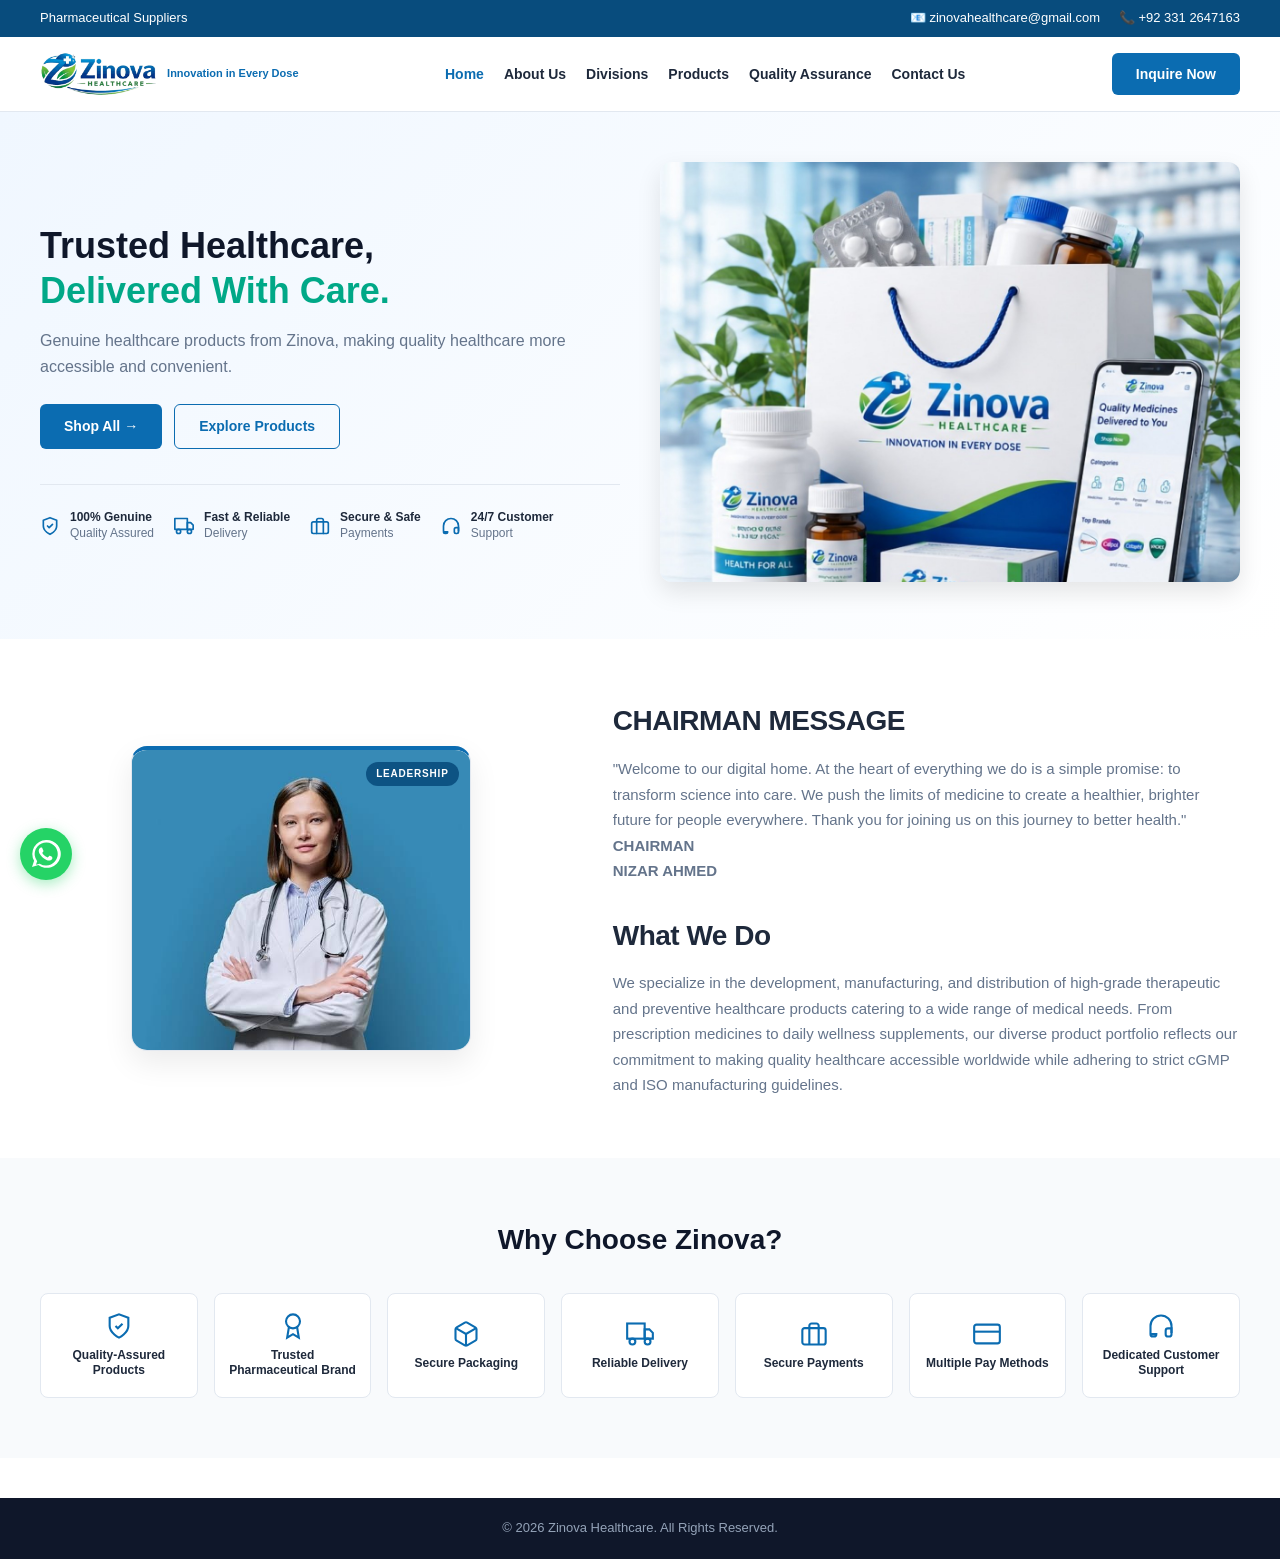
<file: index.html>
<!DOCTYPE html>
<html lang="en">
<head>
  <meta charset="UTF-8">
  <meta name="viewport" content="width=device-width, initial-scale=1.0">
  <title>Zinova Healthcare – Quality & Innovation in Every Dose</title>
  <link rel="icon" type="image/png" href="assets/zinova-mark.png">
  <link rel="stylesheet" href="assets/zinova.css">
</head>
<body>

  <!-- Top Announcement Bar -->
  <div class="zh-topbar">
    <div class="zh-container zh-topbar__flex">
      <span>Pharmaceutical Suppliers</span>
      <div class="zh-topbar__contact">
        <span>📧 zinovahealthcare@gmail.com</span>
        <span>📞 +92 331 2647163</span>
      </div>
    </div>
  </div>

  <!-- Corporate Header -->
  <header class="zh-header">
    <div class="zh-container zh-header__main">
      <a href="index.html" class="zh-logo">
        <img src="assets/zinova-logo.png" alt="Zinova Healthcare Logo" onerror="this.style.display='none'">
        <span class="zh-logo__tagline">Innovation in Every Dose</span>
      </a>

      <!-- Mobile Hamburger Button -->
      <button class="zh-nav-toggle" id="zhNavToggle" aria-label="Toggle Mobile Navigation">
        <span class="zh-hamburger-bar"></span>
        <span class="zh-hamburger-bar"></span>
        <span class="zh-hamburger-bar"></span>
      </button>

      <!-- Navigation Menu -->
      <nav class="zh-nav" id="zhNavMenu">
        <ul class="zh-nav__list">
          <li><a href="index.html" class="active">Home</a></li>
          <li><a href="about.html">About Us</a></li>
          <li><a href="divisions.html">Divisions</a></li>
          <li><a href="products.html">Products</a></li>
          <li><a href="quality.html">Quality Assurance</a></li>
          <li><a href="contact.html">Contact Us</a></li>
        </ul>
      </nav>

      <a href="contact.html" class="zh-btn zh-btn--primary zh-header-btn">Inquire Now</a>
    </div>
  </header>

  <main>
    <!-- Hero Banner Section -->
    <section class="zh-hero-corporate">
      <div class="zh-container zh-hero-corporate__grid">
        <div class="zh-hero-corporate__text">
          <h1>Trusted Healthcare,<br><span class="highlight">Delivered With Care.</span></h1>
          <p>Genuine healthcare products from Zinova, making quality healthcare more accessible and convenient.</p>

          <div class="zh-hero-corporate__buttons">
            <a href="products.html" class="zh-btn zh-btn--primary">Shop All &rarr;</a>
            <a href="about.html" class="zh-btn zh-btn--outline">Explore Products</a>
          </div>

          <!-- Feature Row -->
          <div class="zh-hero-features">
            <div class="zh-hero-feature-item">
              <svg width="20" height="20" viewBox="0 0 24 24" fill="none" stroke="#0b6cb1" stroke-width="2" stroke-linecap="round" stroke-linejoin="round"><path d="M12 22s8-4 8-10V5l-8-3-8 3v7c0 6 8 10 8 10z"/><path d="m9 12 2 2 4-4"/></svg>
              <div>
                <strong>100% Genuine</strong>
                <span>Quality Assured</span>
              </div>
            </div>
            <div class="zh-hero-feature-item">
              <svg width="20" height="20" viewBox="0 0 24 24" fill="none" stroke="#0b6cb1" stroke-width="2" stroke-linecap="round" stroke-linejoin="round"><rect x="1" y="3" width="15" height="13"/><polygon points="16 8 20 8 23 11 23 16 16 16 16 8"/><circle cx="5.5" cy="18.5" r="2.5"/><circle cx="18.5" cy="18.5" r="2.5"/></svg>
              <div>
                <strong>Fast & Reliable</strong>
                <span>Delivery</span>
              </div>
            </div>
            <div class="zh-hero-feature-item">
              <svg width="20" height="20" viewBox="0 0 24 24" fill="none" stroke="#0b6cb1" stroke-width="2" stroke-linecap="round" stroke-linejoin="round"><rect x="2" y="7" width="20" height="14" rx="2" ry="2"/><path d="M16 21V5a2 2 0 0 0-2-2h-4a2 2 0 0 0-2 2v16"/></svg>
              <div>
                <strong>Secure & Safe</strong>
                <span>Payments</span>
              </div>
            </div>
            <div class="zh-hero-feature-item">
              <svg width="20" height="20" viewBox="0 0 24 24" fill="none" stroke="#0b6cb1" stroke-width="2" stroke-linecap="round" stroke-linejoin="round"><path d="M3 18v-6a9 9 0 0 1 18 0v6"/><path d="M21 19a2 2 0 0 1-2 2h-1a2 2 0 0 1-2-2v-3a2 2 0 0 1 2-2h3zM3 19a2 2 0 0 0 2 2h1a2 2 0 0 0 2-2H3z"/></svg>
              <div>
                <strong>24/7 Customer</strong>
                <span>Support</span>
              </div>
            </div>
          </div>
        </div>

        <div class="zh-hero-corporate__image">
          <img src="assets/zinova-hero.jpg" alt="Zinova Healthcare Products" onerror="this.src='https://images.unsplash.com/photo-1584308666744-24d5c474f2ae?w=800&auto=format&fit=crop'">
        </div>
      </div>
    </section>

    <!-- Who We Are & What We Do Section -->
    <section class="zh-section zh-about-overview">
      <div class="zh-container">
        <div class="zh-about-overview__grid">

          <!-- Executive Card -->
          <div class="zh-executive-card">
            <div class="zh-executive-card__badge">Leadership</div>
            <div class="zh-executive-card__image">
              <img id="zh-doctor-img" src="assets/zinova-mark.png" alt="Zinova Leadership">
            </div>
          </div>

          <!-- Text Content Column -->
          <div class="zh-about-overview__content">
            <div class="zh-about-block">
              <h2>CHAIRMAN MESSAGE</h2>
              <p>
                "Welcome to our digital home. At the heart of everything we do is a simple promise: to transform science into care. We push the limits of medicine to create a healthier, brighter future for people everywhere. Thank you for joining us on this journey to better health."
              </p>
              <p><strong>CHAIRMAN<br>NIZAR AHMED</strong></p>
            </div>

            <div class="zh-about-block">
              <h2>What We Do</h2>
              <p>
                We specialize in the development, manufacturing, and distribution of high-grade therapeutic and preventive healthcare products catering to a wide range of medical needs. From prescription medicines to daily wellness supplements, our diverse product portfolio reflects our commitment to making quality healthcare accessible worldwide while adhering to strict cGMP and ISO manufacturing guidelines.
              </p>
            </div>
          </div>

        </div>
      </div>
    </section>

    <!-- Why Choose Zinova Section -->
    <section class="zh-section zh-section--gray">
      <div class="zh-container">
        <h2 class="zh-section-title zh-text-center">Why Choose Zinova?</h2>

        <div class="zh-features-bar">
          <div class="zh-feature-box">
            <svg width="28" height="28" viewBox="0 0 24 24" fill="none" stroke="#0b6cb1" stroke-width="1.8"><path d="M12 22s8-4 8-10V5l-8-3-8 3v7c0 6 8 10 8 10z"/><path d="m9 12 2 2 4-4"/></svg>
            <p>Quality-Assured Products</p>
          </div>
          <div class="zh-feature-box">
            <svg width="28" height="28" viewBox="0 0 24 24" fill="none" stroke="#0b6cb1" stroke-width="1.8"><circle cx="12" cy="8" r="6"/><path d="M15.477 12.89 17 22l-5-3-5 3 1.523-9.11"/></svg>
            <p>Trusted Pharmaceutical Brand</p>
          </div>
          <div class="zh-feature-box">
            <svg width="28" height="28" viewBox="0 0 24 24" fill="none" stroke="#0b6cb1" stroke-width="1.8"><path d="M21 16V8a2 2 0 0 0-1-1.73l-7-4a2 2 0 0 0-2 0l-7 4A2 2 0 0 0 3 8v8a2 2 0 0 0 1 1.73l7 4a2 2 0 0 0 2 0l7-4A2 2 0 0 0 21 16z"/><polyline points="3.27 6.96 12 12.01 20.73 6.96"/><line x1="12" y1="22.08" x2="12" y2="12"/></svg>
            <p>Secure Packaging</p>
          </div>
          <div class="zh-feature-box">
            <svg width="28" height="28" viewBox="0 0 24 24" fill="none" stroke="#0b6cb1" stroke-width="1.8"><rect x="1" y="3" width="15" height="13"/><polygon points="16 8 20 8 23 11 23 16 16 16 16 8"/><circle cx="5.5" cy="18.5" r="2.5"/><circle cx="18.5" cy="18.5" r="2.5"/></svg>
            <p>Reliable Delivery</p>
          </div>
          <div class="zh-feature-box">
            <svg width="28" height="28" viewBox="0 0 24 24" fill="none" stroke="#0b6cb1" stroke-width="1.8"><rect x="2" y="7" width="20" height="14" rx="2" ry="2"/><path d="M16 21V5a2 2 0 0 0-2-2h-4a2 2 0 0 0-2 2v16"/></svg>
            <p>Secure Payments</p>
          </div>
          <div class="zh-feature-box">
            <svg width="28" height="28" viewBox="0 0 24 24" fill="none" stroke="#0b6cb1" stroke-width="1.8"><rect x="1" y="4" width="22" height="16" rx="2" ry="2"/><line x1="1" y1="10" x2="23" y2="10"/></svg>
            <p>Multiple Pay Methods</p>
          </div>
          <div class="zh-feature-box">
            <svg width="28" height="28" viewBox="0 0 24 24" fill="none" stroke="#0b6cb1" stroke-width="1.8"><path d="M3 18v-6a9 9 0 0 1 18 0v6"/><path d="M21 19a2 2 0 0 1-2 2h-1a2 2 0 0 1-2-2v-3a2 2 0 0 1 2-2h3zM3 19a2 2 0 0 0 2 2h1a2 2 0 0 0 2-2H3z"/></svg>
            <p>Dedicated Customer Support</p>
          </div>
        </div>
      </div>
    </section>
  </main>

  <!-- Footer -->
  <footer class="zh-footer">
    <div class="zh-container zh-footer__bottom">
      <p>&copy; 2026 Zinova Healthcare. All Rights Reserved.</p>
    </div>
  </footer>

  <!-- Floating WhatsApp Button -->
  <a href="https://wa.me/923312647163?text=Hello%20Zinova%20Healthcare,%20I%20have%20a%20query." 
     class="zh-whatsapp-float" 
     target="_blank" 
     rel="noopener noreferrer" 
     aria-label="Chat on WhatsApp">
    <svg width="32" height="32" viewBox="0 0 32 32" fill="none" xmlns="http://www.w3.org/2000/svg">
      <path d="M16 2A13.94 13.94 0 0 0 4.1 22.81L2 29l6.35-2.02A13.94 13.94 0 1 0 16 2zm0 25.5a11.51 11.51 0 0 1-5.88-1.61l-.42-.25-3.76 1.2 1.22-3.66-.27-.43A11.52 11.52 0 1 1 16 27.5zm6.31-8.62c-.35-.17-2.05-1.01-2.37-1.12s-.55-.17-.79.17-.92 1.12-1.13 1.35-.42.26-.77.09a9.7 9.7 0 0 1-2.85-1.76 10.7 10.7 0 0 1-1.97-2.45c-.2-.35-.02-.54.15-.71.16-.16.35-.42.52-.63a2.38 2.38 0 0 0 .35-.59c.09-.17.04-.32-.02-.45s-.79-1.9-1.08-2.6c-.28-.68-.57-.59-.79-.6h-.67a1.29 1.29 0 0 0-.93.43 3.91 3.91 0 0 0-1.22 2.91 6.8 6.8 0 0 0 1.42 3.61c.17.23 2.44 3.73 5.92 5.23 2.07.89 2.87.89 3.9.74a3.3 3.3 0 0 0 2.16-1.52 2.7 2.7 0 0 0 .19-1.52c-.08-.13-.26-.21-.61-.38z" fill="#FFFFFF"/>
    </svg>
  </a>

  <!-- Mobile Navigation Toggle Script -->
  <script>
    const navToggle = document.getElementById('zhNavToggle');
    const navMenu = document.getElementById('zhNavMenu');

    if (navToggle && navMenu) {
      navToggle.addEventListener('click', () => {
        navToggle.classList.toggle('active');
        navMenu.classList.toggle('active');
      });
    }

    // Dynamic Doctor Image Loader
    async function loadDoctorImage() {
      try {
        const res = await fetch('content/chairman.json');
        if (!res.ok) return;
        const data = await res.json();
        if (data && data.image) {
          const imgEl = document.getElementById('zh-doctor-img');
          // Strips leading slash if present for relative URL loading
          imgEl.src = data.image.startsWith('/') ? data.image.slice(1) : data.image;
        }
      } catch (err) {
        console.error('Error loading doctor image:', err);
      }
    }
    document.addEventListener('DOMContentLoaded', loadDoctorImage);
  </script>

  <script src="https://identity.netlify.com/v1/netlify-identity-widget.js"></script>
</body>
</html>
</file>
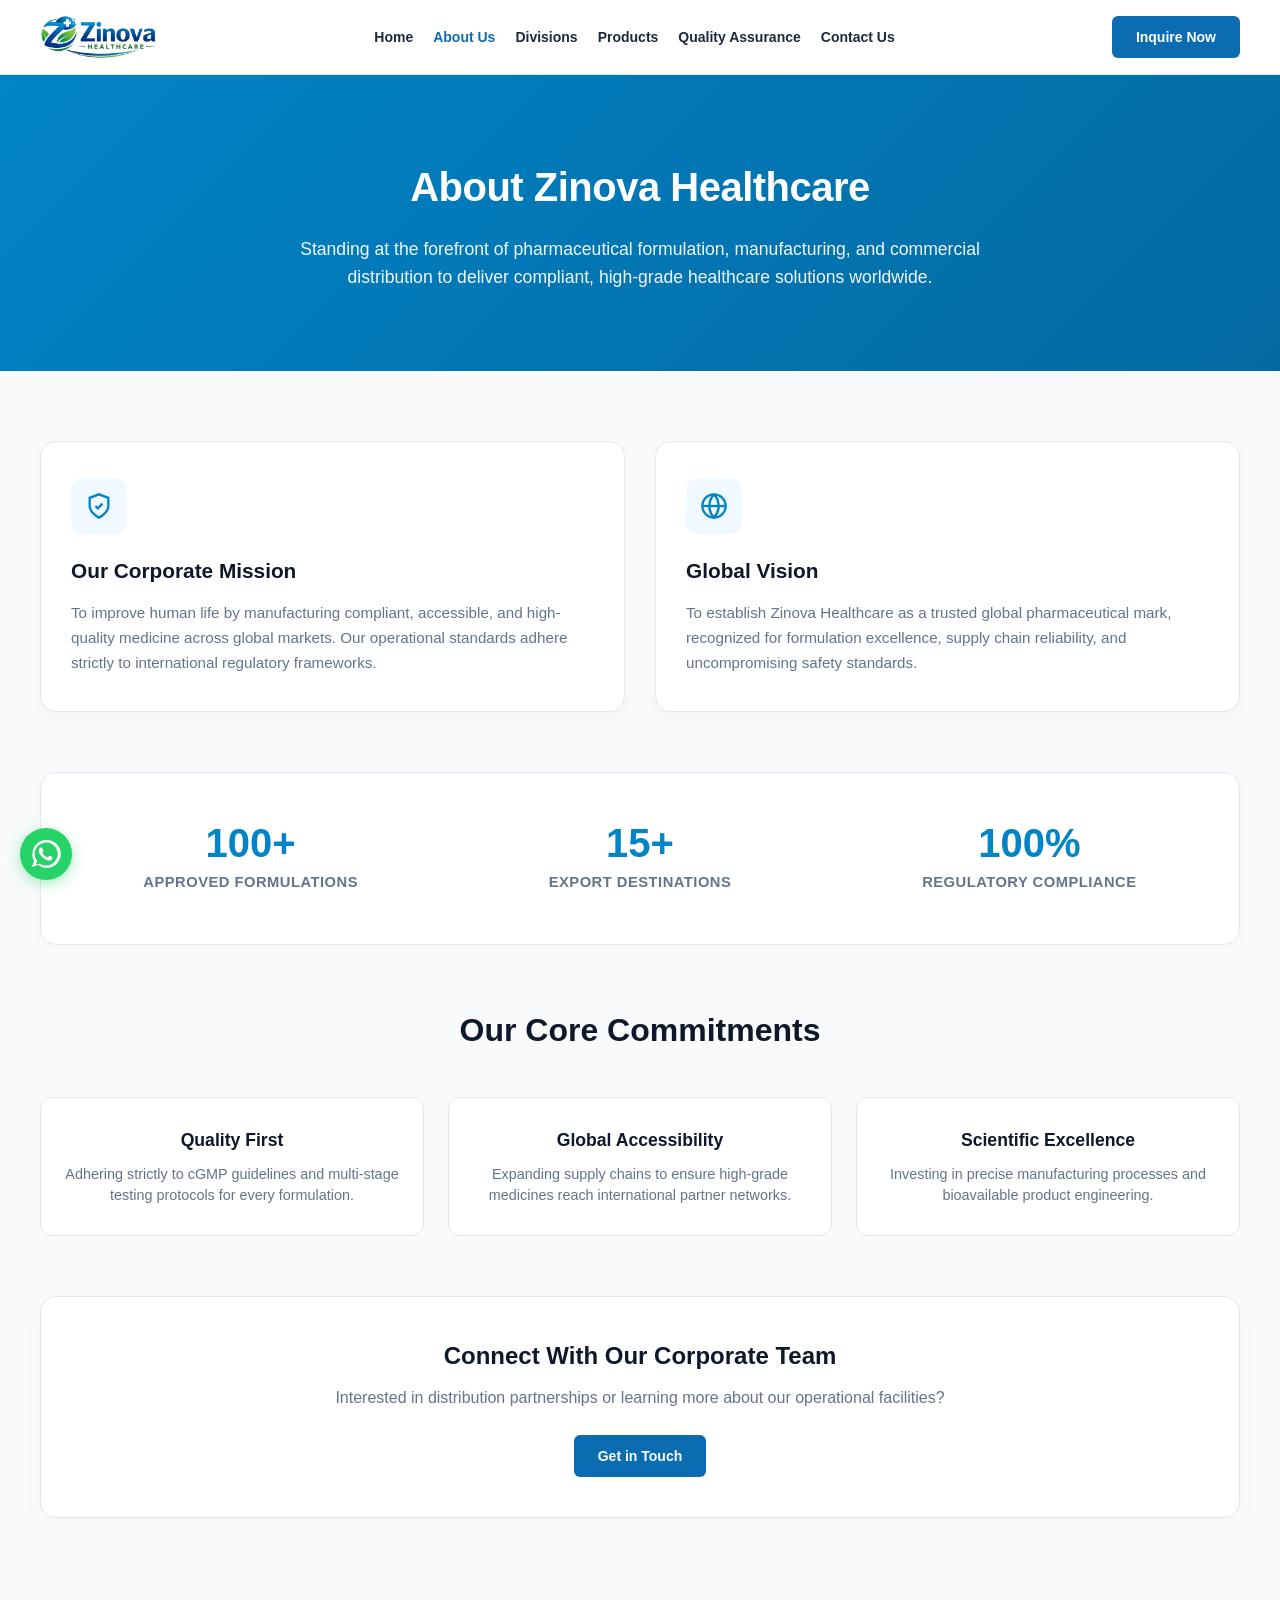
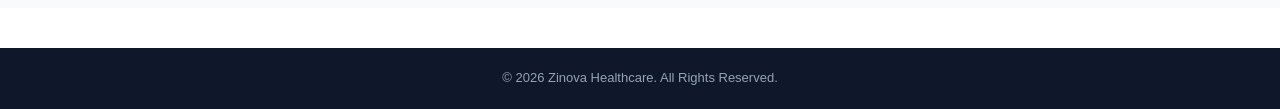
<file: about.html>
<!DOCTYPE html>
<html lang="en">
<head>
  <meta charset="UTF-8">
  <meta name="viewport" content="width=device-width, initial-scale=1.0">
  <title>About Us – Zinova Healthcare</title>
  <link rel="icon" type="image/png" href="assets/zinova-mark.png">
  <link rel="stylesheet" href="assets/zinova.css">
  <style>
    /* Mobile Navigation & Responsive Styles */
    .zh-header__right {
      display: flex;
      align-items: center;
      gap: 12px;
    }

    .zh-mobile-toggle {
      display: none;
      background: none;
      border: none;
      cursor: pointer;
      color: #0f172a;
      padding: 6px;
    }

    @media (max-width: 768px) {
      .zh-header__main {
        flex-wrap: wrap;
        justify-content: space-between;
        padding: 12px 20px;
      }

      .zh-mobile-toggle {
        display: block;
      }

      .zh-nav {
        width: 100%;
        order: 3;
        display: none;
        margin-top: 15px;
      }

      .zh-nav.is-open {
        display: block;
      }

      .zh-nav__list {
        flex-direction: column;
        gap: 12px;
        background: #ffffff;
        padding: 16px;
        border-radius: 8px;
        border: 1px solid #e2e8f0;
        box-shadow: 0 4px 12px rgba(0, 0, 0, 0.08);
      }
    }

    /* About Us Custom Styling */
    .zh-about-hero {
      background: linear-gradient(135deg, #0284c7 0%, #0369a1 100%);
      color: #ffffff;
      padding: 80px 20px;
      text-align: center;
    }

    .zh-about-hero h1 {
      font-size: 2.5rem;
      font-weight: 800;
      margin-bottom: 16px;
      letter-spacing: -0.5px;
    }

    .zh-about-hero p {
      font-size: 1.1rem;
      line-height: 1.6;
      max-width: 760px;
      margin: 0 auto;
      opacity: 0.95;
    }

    .zh-about-content {
      padding: 70px 0 90px;
      background-color: #f8fafc;
    }

    /* Mission & Vision Grid */
    .zh-mission-grid {
      display: grid;
      grid-template-columns: repeat(auto-fit, minmax(300px, 1fr));
      gap: 30px;
      margin-bottom: 60px;
    }

    .zh-mission-card {
      background: #ffffff;
      border: 1px solid #e2e8f0;
      border-radius: 16px;
      padding: 36px 30px;
      box-shadow: 0 4px 15px rgba(0, 0, 0, 0.03);
      transition: all 0.3s ease;
    }

    .zh-mission-card:hover {
      transform: translateY(-5px);
      box-shadow: 0 12px 25px rgba(2, 132, 199, 0.08);
      border-color: #0284c7;
    }

    .zh-mission-card__icon {
      width: 56px;
      height: 56px;
      background: #f0f9ff;
      border-radius: 12px;
      display: flex;
      align-items: center;
      justify-content: center;
      margin-bottom: 20px;
    }

    .zh-mission-card h3 {
      font-size: 1.3rem;
      color: #0f172a;
      font-weight: 700;
      margin-bottom: 12px;
    }

    .zh-mission-card p {
      font-size: 0.95rem;
      color: #64748b;
      line-height: 1.65;
      margin: 0;
    }

    /* Stats Section */
    .zh-stats-section {
      background: #ffffff;
      border: 1px solid #e2e8f0;
      border-radius: 16px;
      padding: 40px 30px;
      margin-bottom: 60px;
      box-shadow: 0 4px 15px rgba(0, 0, 0, 0.02);
    }

    .zh-stats-grid {
      display: grid;
      grid-template-columns: repeat(auto-fit, minmax(200px, 1fr));
      gap: 30px;
      text-align: center;
    }

    .zh-stat-card {
      padding: 10px;
    }

    .zh-stat-card h3 {
      font-size: 2.5rem;
      font-weight: 800;
      color: #0284c7;
      margin: 0 0 8px 0;
      line-height: 1;
    }

    .zh-stat-card p {
      font-size: 0.92rem;
      color: #64748b;
      font-weight: 600;
      margin: 0;
      text-transform: uppercase;
      letter-spacing: 0.5px;
    }

    /* Core Values */
    .zh-section-title {
      text-align: center;
      margin-bottom: 40px;
    }

    .zh-section-title h2 {
      font-size: 2rem;
      color: #0f172a;
      font-weight: 700;
      margin-bottom: 10px;
    }

    .zh-values-grid {
      display: grid;
      grid-template-columns: repeat(auto-fit, minmax(240px, 1fr));
      gap: 24px;
    }

    .zh-value-card {
      background: #ffffff;
      border: 1px solid #e2e8f0;
      border-radius: 12px;
      padding: 28px 20px;
      text-align: center;
      transition: all 0.3s ease;
    }

    .zh-value-card:hover {
      border-color: #0284c7;
      box-shadow: 0 8px 20px rgba(2, 132, 199, 0.06);
    }

    .zh-value-card h4 {
      font-size: 1.1rem;
      color: #0f172a;
      font-weight: 700;
      margin-bottom: 10px;
    }

    .zh-value-card p {
      font-size: 0.9rem;
      color: #64748b;
      line-height: 1.5;
      margin: 0;
    }

    /* CTA Section */
    .zh-about-cta {
      background: #ffffff;
      border: 1px solid #e2e8f0;
      border-radius: 16px;
      padding: 40px;
      text-align: center;
      margin-top: 60px;
      box-shadow: 0 10px 30px rgba(0, 0, 0, 0.02);
    }

    .zh-about-cta h3 {
      font-size: 1.5rem;
      color: #0f172a;
      font-weight: 700;
      margin-bottom: 10px;
    }

    .zh-about-cta p {
      color: #64748b;
      margin-bottom: 24px;
    }
  </style>
</head>
<body>

  <!-- Header -->
  <header class="zh-header">
    <div class="zh-container zh-header__main">
      <a href="index.html" class="zh-logo">
        <img src="assets/zinova-logo.png" alt="Zinova Healthcare">
      </a>
      <nav class="zh-nav">
        <ul class="zh-nav__list">
          <li><a href="index.html">Home</a></li>
          <li><a href="about.html" class="active">About Us</a></li>
          <li><a href="divisions.html">Divisions</a></li>
          <li><a href="products.html">Products</a></li>
          <li><a href="quality.html">Quality Assurance</a></li>
          <li><a href="contact.html">Contact Us</a></li>
        </ul>
      </nav>
      <div class="zh-header__right">
        <a href="contact.html" class="zh-btn zh-btn--primary">Inquire Now</a>
        <button class="zh-mobile-toggle" aria-label="Toggle Navigation" onclick="document.querySelector('.zh-nav').classList.toggle('is-open')">
          <svg width="28" height="28" viewBox="0 0 24 24" fill="none" stroke="currentColor" stroke-width="2">
            <line x1="3" y1="12" x2="21" y2="12"></line>
            <line x1="3" y1="6" x2="21" y2="6"></line>
            <line x1="3" y1="18" x2="21" y2="18"></line>
          </svg>
        </button>
      </div>
    </div>
  </header>

  <!-- Hero Section -->
  <section class="zh-about-hero">
    <div class="zh-container">
      <h1>About Zinova Healthcare</h1>
      <p>Standing at the forefront of pharmaceutical formulation, manufacturing, and commercial distribution to deliver compliant, high-grade healthcare solutions worldwide.</p>
    </div>
  </section>

  <!-- Main Content -->
  <main class="zh-about-content">
    <div class="zh-container">

      <!-- Mission & Vision Cards -->
      <div class="zh-mission-grid">
        <div class="zh-mission-card">
          <div class="zh-mission-card__icon">
            <svg width="28" height="28" viewBox="0 0 24 24" fill="none" stroke="#0284c7" stroke-width="2"><path d="M12 22s8-4 8-10V5l-8-3-8 3v7c0 6 8 10 8 10z"/><path d="m9 12 2 2 4-4"/></svg>
          </div>
          <h3>Our Corporate Mission</h3>
          <p>To improve human life by manufacturing compliant, accessible, and high-quality medicine across global markets. Our operational standards adhere strictly to international regulatory frameworks.</p>
        </div>

        <div class="zh-mission-card">
          <div class="zh-mission-card__icon">
            <svg width="28" height="28" viewBox="0 0 24 24" fill="none" stroke="#0284c7" stroke-width="2"><circle cx="12" cy="12" r="10"/><path d="M12 2a14.5 14.5 0 0 0 0 20 14.5 14.5 0 0 0 0-20"/><path d="M2 12h20"/></svg>
          </div>
          <h3>Global Vision</h3>
          <p>To establish Zinova Healthcare as a trusted global pharmaceutical mark, recognized for formulation excellence, supply chain reliability, and uncompromising safety standards.</p>
        </div>
      </div>

      <!-- Key Statistics Bar -->
      <div class="zh-stats-section">
        <div class="zh-stats-grid">
          <div class="zh-stat-card">
            <h3>100+</h3>
            <p>Approved Formulations</p>
          </div>
          <div class="zh-stat-card">
            <h3>15+</h3>
            <p>Export Destinations</p>
          </div>
          <div class="zh-stat-card">
            <h3>100%</h3>
            <p>Regulatory Compliance</p>
          </div>
        </div>
      </div>

      <!-- Core Values -->
      <div class="zh-section-title">
        <h2>Our Core Commitments</h2>
      </div>

      <div class="zh-values-grid">
        <div class="zh-value-card">
          <h4>Quality First</h4>
          <p>Adhering strictly to cGMP guidelines and multi-stage testing protocols for every formulation.</p>
        </div>
        <div class="zh-value-card">
          <h4>Global Accessibility</h4>
          <p>Expanding supply chains to ensure high-grade medicines reach international partner networks.</p>
        </div>
        <div class="zh-value-card">
          <h4>Scientific Excellence</h4>
          <p>Investing in precise manufacturing processes and bioavailable product engineering.</p>
        </div>
      </div>

      <!-- Call to Action Section -->
      <div class="zh-about-cta">
        <h3>Connect With Our Corporate Team</h3>
        <p>Interested in distribution partnerships or learning more about our operational facilities?</p>
        <a href="contact.html" class="zh-btn zh-btn--primary">Get in Touch</a>
      </div>

    </div>
  </main>

  <!-- Footer -->
  <footer class="zh-footer">
    <div class="zh-container zh-footer__bottom">
      <p>&copy; 2026 Zinova Healthcare. All Rights Reserved.</p>
    </div>
  </footer>

  <!-- Floating WhatsApp Button -->
  <a href="https://wa.me/923312647163?text=Hello%20Zinova%20Healthcare,%20I%20have%20a%20query." 
     class="zh-whatsapp-float" 
     target="_blank" 
     rel="noopener noreferrer" 
     aria-label="Chat on WhatsApp">
    <svg width="32" height="32" viewBox="0 0 32 32" fill="none" xmlns="http://www.w3.org/2000/svg">
      <path d="M16 2A13.94 13.94 0 0 0 4.1 22.81L2 29l6.35-2.02A13.94 13.94 0 1 0 16 2zm0 25.5a11.51 11.51 0 0 1-5.88-1.61l-.42-.25-3.76 1.2 1.22-3.66-.27-.43A11.52 11.52 0 1 1 16 27.5zm6.31-8.62c-.35-.17-2.05-1.01-2.37-1.12s-.55-.17-.79.17-.92 1.12-1.13 1.35-.42.26-.77.09a9.7 9.7 0 0 1-2.85-1.76 10.7 10.7 0 0 1-1.97-2.45c-.2-.35-.02-.54.15-.71.16-.16.35-.42.52-.63a2.38 2.38 0 0 0 .35-.59c.09-.17.04-.32-.02-.45s-.79-1.9-1.08-2.6c-.28-.68-.57-.59-.79-.6h-.67a1.29 1.29 0 0 0-.93.43 3.91 3.91 0 0 0-1.22 2.91 6.8 6.8 0 0 0 1.42 3.61c.17.23 2.44 3.73 5.92 5.23 2.07.89 2.87.89 3.9.74a3.3 3.3 0 0 0 2.16-1.52 2.7 2.7 0 0 0 .19-1.52c-.08-.13-.26-.21-.61-.38z" fill="#FFFFFF"/>
    </svg>
  </a>

</body>
</html>
</file>
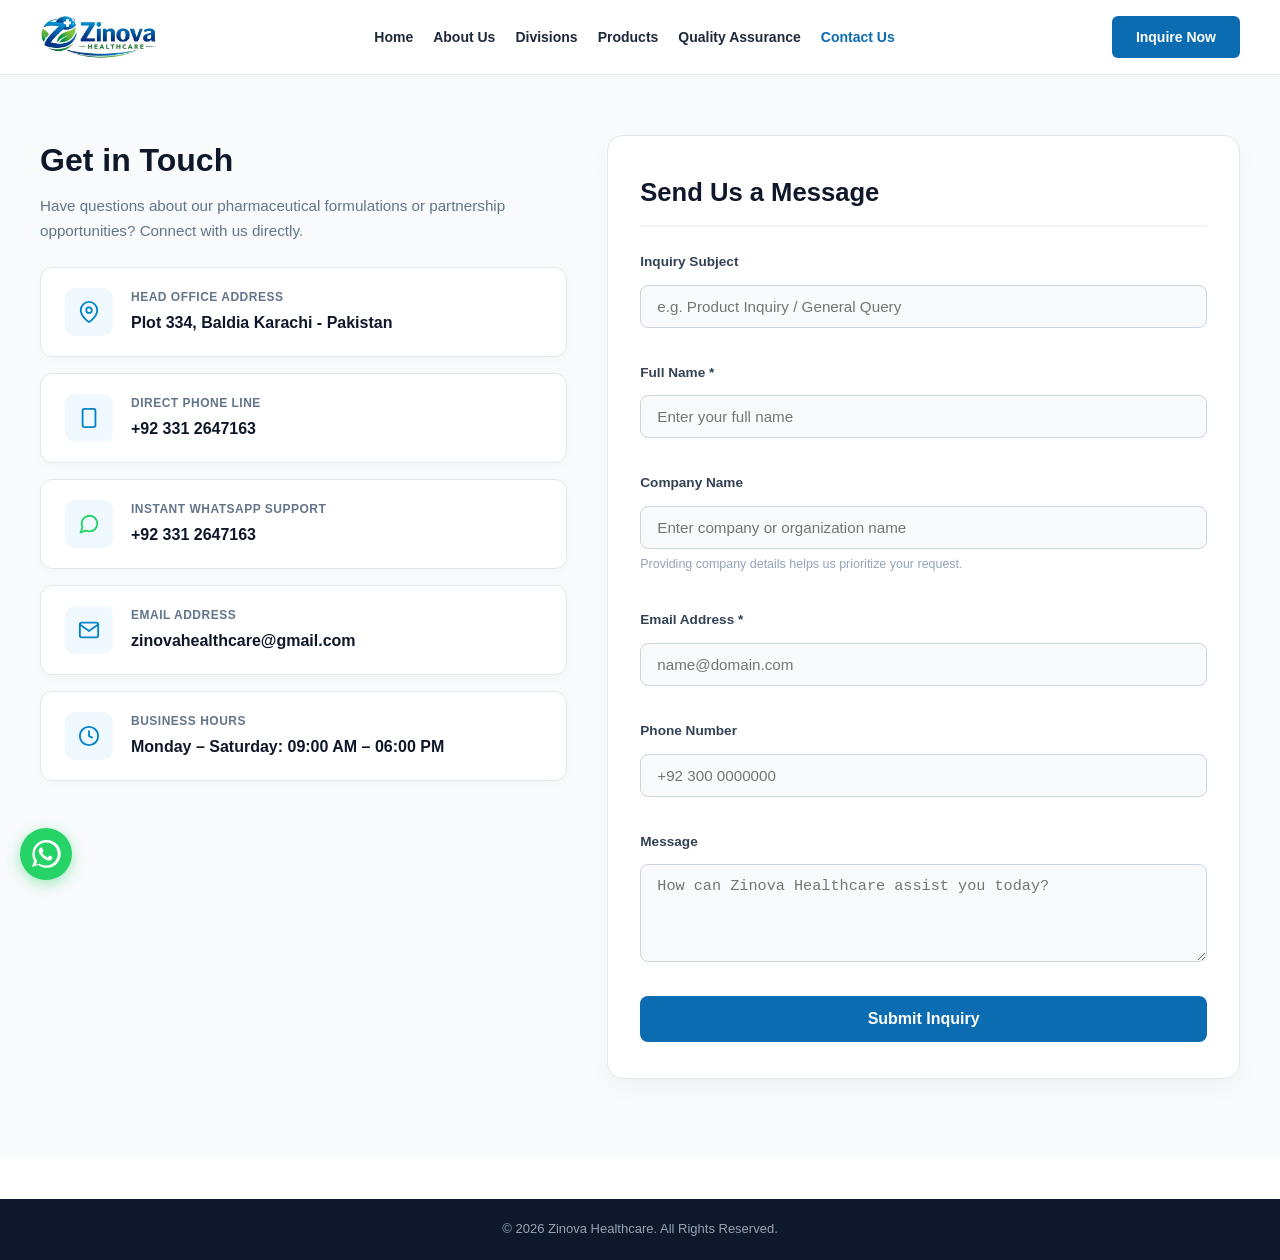
<file: contact.html>
<!DOCTYPE html>
<html lang="en">
<head>
  <meta charset="UTF-8">
  <meta name="viewport" content="width=device-width, initial-scale=1.0">
  <title>Contact Us – Zinova Healthcare</title>
  <link rel="icon" type="image/png" href="assets/zinova-mark.png">
  <link rel="stylesheet" href="assets/zinova.css">
  <style>
    /* Mobile Navigation Styles */
    .zh-header__right {
      display: flex;
      align-items: center;
      gap: 12px;
    }

    .zh-mobile-toggle {
      display: none;
      background: none;
      border: none;
      cursor: pointer;
      color: #0f172a;
      padding: 6px;
    }

    @media (max-width: 768px) {
      .zh-header__main {
        flex-wrap: wrap;
        justify-content: space-between;
        padding: 12px 20px;
      }

      .zh-mobile-toggle {
        display: block;
      }

      .zh-nav {
        width: 100%;
        order: 3;
        display: none;
        margin-top: 15px;
      }

      .zh-nav.is-open {
        display: block;
      }

      .zh-nav__list {
        flex-direction: column;
        gap: 12px;
        background: #ffffff;
        padding: 16px;
        border-radius: 8px;
        border: 1px solid #e2e8f0;
        box-shadow: 0 4px 12px rgba(0, 0, 0, 0.08);
      }
    }

    /* Contact Page Specific Enhancements */
    .zh-contact-section {
      padding: 60px 0 80px;
      background-color: #f8fafc;
    }

    .zh-contact-grid {
      display: grid;
      grid-template-columns: 1fr 1.2fr;
      gap: 40px;
      align-items: start;
    }

    /* Left Column: Info Cards */
    .zh-contact-info-wrap {
      display: flex;
      flex-direction: column;
      gap: 24px;
    }

    .zh-contact-header h2 {
      font-size: 2rem;
      color: #0f172a;
      font-weight: 700;
      margin-bottom: 8px;
    }

    .zh-contact-header p {
      color: #64748b;
      font-size: 0.95rem;
      margin: 0;
    }

    .zh-info-cards {
      display: flex;
      flex-direction: column;
      gap: 16px;
    }

    .zh-info-card {
      background: #ffffff;
      border: 1px solid #e2e8f0;
      border-radius: 12px;
      padding: 20px 24px;
      display: flex;
      align-items: center;
      gap: 18px;
      box-shadow: 0 4px 12px rgba(0, 0, 0, 0.02);
      transition: all 0.3s ease;
    }

    .zh-info-card:hover {
      border-color: #0284c7;
      transform: translateY(-2px);
      box-shadow: 0 8px 20px rgba(2, 132, 199, 0.08);
    }

    .zh-info-icon {
      width: 48px;
      height: 48px;
      border-radius: 10px;
      background: #f0f9ff;
      display: flex;
      align-items: center;
      justify-content: center;
      flex-shrink: 0;
    }

    .zh-info-content label {
      display: block;
      font-size: 0.75rem;
      font-weight: 700;
      text-transform: uppercase;
      letter-spacing: 0.5px;
      color: #64748b;
      margin-bottom: 2px;
    }

    .zh-info-content span, 
    .zh-info-content a {
      font-size: 1rem;
      font-weight: 600;
      color: #0f172a;
      text-decoration: none;
      transition: color 0.2s ease;
    }

    .zh-info-content a:hover {
      color: #0284c7;
    }

    /* Right Column: Form Container */
    .zh-contact-form-wrapper {
      background: #ffffff;
      border: 1px solid #e2e8f0;
      border-radius: 16px;
      padding: 36px 32px;
      box-shadow: 0 10px 25px rgba(0, 0, 0, 0.03);
    }

    .zh-contact-form-wrapper h2 {
      font-size: 1.6rem;
      color: #0f172a;
      font-weight: 700;
      margin-bottom: 24px;
      padding-bottom: 12px;
      border-bottom: 2px solid #f1f5f9;
    }

    .zh-contact-form {
      display: flex;
      flex-direction: column;
      gap: 18px;
    }

    .zh-form-group {
      display: flex;
      flex-direction: column;
      gap: 6px;
    }

    .zh-form-group label {
      font-size: 0.85rem;
      font-weight: 600;
      color: #334155;
    }

    .zh-form-group input,
    .zh-form-group textarea {
      width: 100%;
      padding: 12px 16px;
      border: 1px solid #cbd5e1;
      border-radius: 8px;
      font-size: 0.95rem;
      color: #0f172a;
      background: #f8fafc;
      transition: all 0.2s ease;
      box-sizing: border-box;
    }

    .zh-form-group input:focus,
    .zh-form-group textarea:focus {
      outline: none;
      border-color: #0284c7;
      background: #ffffff;
      box-shadow: 0 0 0 3px rgba(2, 132, 199, 0.15);
    }

    .zh-form-group small {
      font-size: 0.78rem;
      color: #94a3b8;
    }

    .zh-btn--full {
      width: 100%;
      padding: 14px;
      font-size: 1rem;
      font-weight: 600;
      border-radius: 8px;
      cursor: pointer;
      border: none;
    }

    @media (max-width: 900px) {
      .zh-contact-grid {
        grid-template-columns: 1fr;
      }
    }
  </style>
</head>
<body>

  <!-- Corporate Header -->
  <header class="zh-header">
    <div class="zh-container zh-header__main">
      <a href="index.html" class="zh-logo">
        <img src="assets/zinova-logo.png" alt="Zinova Healthcare">
      </a>
      <nav class="zh-nav">
        <ul class="zh-nav__list">
          <li><a href="index.html">Home</a></li>
          <li><a href="about.html">About Us</a></li>
          <li><a href="divisions.html">Divisions</a></li>
          <li><a href="products.html">Products</a></li>
          <li><a href="quality.html">Quality Assurance</a></li>
          <li><a href="contact.html" class="active">Contact Us</a></li>
        </ul>
      </nav>
      <div class="zh-header__right">
        <a href="contact.html" class="zh-btn zh-btn--primary">Inquire Now</a>
        <button class="zh-mobile-toggle" aria-label="Toggle Navigation" onclick="document.querySelector('.zh-nav').classList.toggle('is-open')">
          <svg width="28" height="28" viewBox="0 0 24 24" fill="none" stroke="currentColor" stroke-width="2">
            <line x1="3" y1="12" x2="21" y2="12"></line>
            <line x1="3" y1="6" x2="21" y2="6"></line>
            <line x1="3" y1="18" x2="21" y2="18"></line>
          </svg>
        </button>
      </div>
    </div>
  </header>

  <!-- Main Contact Section -->
  <main class="zh-section zh-contact-section">
    <div class="zh-container zh-contact-grid">
      
      <!-- Left Column: Professional Contact Cards -->
      <div class="zh-contact-info-wrap">
        <div class="zh-contact-header">
          <h2>Get in Touch</h2>
          <p>Have questions about our pharmaceutical formulations or partnership opportunities? Connect with us directly.</p>
        </div>
        
        <div class="zh-info-cards">
          <!-- Location -->
          <div class="zh-info-card">
            <div class="zh-info-icon">
              <svg width="22" height="22" viewBox="0 0 24 24" fill="none" stroke="#0284c7" stroke-width="2"><path d="M21 10c0 7-9 13-9 13s-9-6-9-13a9 9 0 0 1 18 0z"/><circle cx="12" cy="10" r="3"/></svg>
            </div>
            <div class="zh-info-content">
              <label>Head Office Address</label>
              <span>Plot 334, Baldia Karachi - Pakistan</span>
            </div>
          </div>

          <!-- Phone -->
          <div class="zh-info-card">
            <div class="zh-info-icon">
              <svg width="22" height="22" viewBox="0 0 24 24" fill="none" stroke="#0284c7" stroke-width="2"><rect x="5" y="2" width="14" height="20" rx="2" ry="2"/><line x1="12" y1="18" x2="12.01" y2="18"/></svg>
            </div>
            <div class="zh-info-content">
              <label>Direct Phone Line</label>
              <a href="tel:+923312647163">+92 331 2647163</a>
            </div>
          </div>

          <!-- WhatsApp -->
          <div class="zh-info-card">
            <div class="zh-info-icon">
              <svg width="22" height="22" viewBox="0 0 24 24" fill="none" stroke="#25D366" stroke-width="2"><path d="M21 11.5a8.38 8.38 0 0 1-.9 3.8 8.5 8.5 0 0 1-7.6 4.7 8.38 8.38 0 0 1-3.8-.9L3 21l1.9-5.7a8.38 8.38 0 0 1-.9-3.8 8.5 8.5 0 0 1 4.7-7.6 8.38 8.38 0 0 1 3.8-.9h.5a8.48 8.48 0 0 1 8 8v.5z"/></svg>
            </div>
            <div class="zh-info-content">
              <label>Instant WhatsApp Support</label>
              <a href="https://wa.me/923312647163" target="_blank" rel="noopener noreferrer">+92 331 2647163</a>
            </div>
          </div>

          <!-- Email -->
          <div class="zh-info-card">
            <div class="zh-info-icon">
              <svg width="22" height="22" viewBox="0 0 24 24" fill="none" stroke="#0284c7" stroke-width="2"><path d="M4 4h16c1.1 0 2 .9 2 2v12c0 1.1-.9 2-2 2H4c-1.1 0-2-.9-2-2V6c0-1.1.9-2 2-2z"/><polyline points="22,6 12,13 2,6"/></svg>
            </div>
            <div class="zh-info-content">
              <label>Email Address</label>
              <a href="mailto:zinovahealthcare@gmail.com">zinovahealthcare@gmail.com</a>
            </div>
          </div>

          <!-- Business Hours -->
          <div class="zh-info-card">
            <div class="zh-info-icon">
              <svg width="22" height="22" viewBox="0 0 24 24" fill="none" stroke="#0284c7" stroke-width="2"><circle cx="12" cy="12" r="10"/><polyline points="12 6 12 12 16 14"/></svg>
            </div>
            <div class="zh-info-content">
              <label>Business Hours</label>
              <span>Monday – Saturday: 09:00 AM – 06:00 PM</span>
            </div>
          </div>
        </div>
      </div>

      <!-- Right Column: Contact Form -->
      <div class="zh-contact-form-wrapper">
        <h2>Send Us a Message</h2>
        <form class="zh-contact-form" action="https://formsubmit.co/zinovahealthcare@gmail.com" method="POST">
          
          <div class="zh-form-group">
            <label for="subject">Inquiry Subject</label>
            <input type="text" id="subject" name="subject" placeholder="e.g. Product Inquiry / General Query">
          </div>

          <div class="zh-form-group">
            <label for="fullname">Full Name *</label>
            <input type="text" id="fullname" name="fullname" placeholder="Enter your full name" required>
          </div>

          <div class="zh-form-group">
            <label for="company">Company Name</label>
            <input type="text" id="company" name="company" placeholder="Enter company or organization name">
            <small>Providing company details helps us prioritize your request.</small>
          </div>

          <div class="zh-form-group">
            <label for="email">Email Address *</label>
            <input type="email" id="email" name="email" placeholder="name@domain.com" required>
          </div>

          <div class="zh-form-group">
            <label for="phone">Phone Number</label>
            <input type="tel" id="phone" name="phone" placeholder="+92 300 0000000">
          </div>

          <div class="zh-form-group">
            <label for="message">Message</label>
            <textarea id="message" name="message" rows="4" placeholder="How can Zinova Healthcare assist you today?"></textarea>
          </div>

          <button type="submit" class="zh-btn zh-btn--primary zh-btn--full">Submit Inquiry</button>
        </form>
      </div>

    </div>
  </main>

  <!-- Footer -->
  <footer class="zh-footer">
    <div class="zh-container zh-footer__bottom">
      <p>&copy; 2026 Zinova Healthcare. All Rights Reserved.</p>
    </div>
  </footer>

  <!-- Floating WhatsApp Button -->
  <a href="https://wa.me/923312647163?text=Hello%20Zinova%20Healthcare,%20I%20have%20a%20query." 
     class="zh-whatsapp-float" 
     target="_blank" 
     rel="noopener noreferrer" 
     aria-label="Chat on WhatsApp">
    <svg width="32" height="32" viewBox="0 0 32 32" fill="none" xmlns="http://www.w3.org/2000/svg">
      <path d="M16 2A13.94 13.94 0 0 0 4.1 22.81L2 29l6.35-2.02A13.94 13.94 0 1 0 16 2zm0 25.5a11.51 11.51 0 0 1-5.88-1.61l-.42-.25-3.76 1.2 1.22-3.66-.27-.43A11.52 11.52 0 1 1 16 27.5zm6.31-8.62c-.35-.17-2.05-1.01-2.37-1.12s-.55-.17-.79.17-.92 1.12-1.13 1.35-.42.26-.77.09a9.7 9.7 0 0 1-2.85-1.76 10.7 10.7 0 0 1-1.97-2.45c-.2-.35-.02-.54.15-.71.16-.16.35-.42.52-.63a2.38 2.38 0 0 0 .35-.59c.09-.17.04-.32-.02-.45s-.79-1.9-1.08-2.6c-.28-.68-.57-.59-.79-.6h-.67a1.29 1.29 0 0 0-.93.43 3.91 3.91 0 0 0-1.22 2.91 6.8 6.8 0 0 0 1.42 3.61c.17.23 2.44 3.73 5.92 5.23 2.07.89 2.87.89 3.9.74a3.3 3.3 0 0 0 2.16-1.52 2.7 2.7 0 0 0 .19-1.52c-.08-.13-.26-.21-.61-.38z" fill="#FFFFFF"/>
    </svg>
  </a>

</body>
</html>
</file>
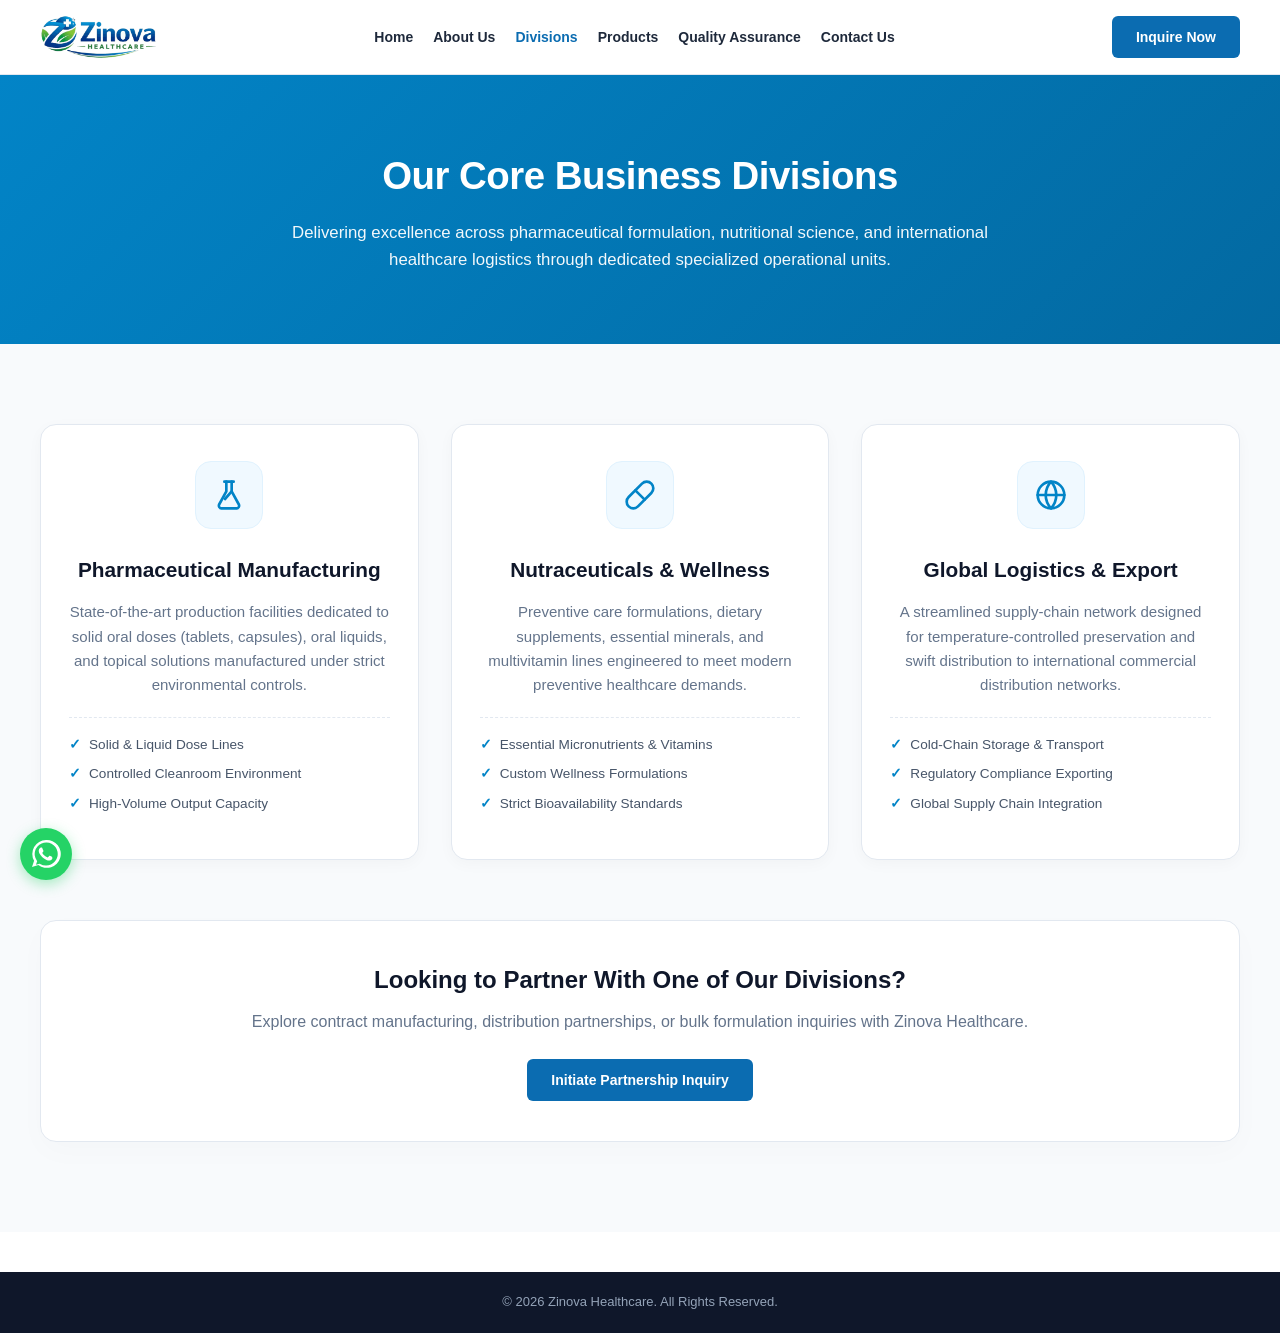
<file: divisions.html>
<!DOCTYPE html>
<html lang="en">
<head>
  <meta charset="UTF-8">
  <meta name="viewport" content="width=device-width, initial-scale=1.0">
  <title>Divisions – Zinova Healthcare</title>
  <link rel="icon" type="image/png" href="assets/zinova-mark.png">
  <link rel="stylesheet" href="assets/zinova.css">
  <style>
    /* Mobile Navigation Styles */
    .zh-header__right {
      display: flex;
      align-items: center;
      gap: 12px;
    }

    .zh-mobile-toggle {
      display: none;
      background: none;
      border: none;
      cursor: pointer;
      color: #0f172a;
      padding: 6px;
    }

    @media (max-width: 768px) {
      .zh-header__main {
        flex-wrap: wrap;
        justify-content: space-between;
        padding: 12px 20px;
      }

      .zh-mobile-toggle {
        display: block;
      }

      .zh-nav {
        width: 100%;
        order: 3;
        display: none;
        margin-top: 15px;
      }

      .zh-nav.is-open {
        display: block;
      }

      .zh-nav__list {
        flex-direction: column;
        gap: 12px;
        background: #ffffff;
        padding: 16px;
        border-radius: 8px;
        border: 1px solid #e2e8f0;
        box-shadow: 0 4px 12px rgba(0, 0, 0, 0.08);
      }
    }

    /* Divisions Page Enhancements */
    .zh-divisions-hero {
      background: linear-gradient(135deg, #0284c7 0%, #0369a1 100%);
      color: #ffffff;
      padding: 70px 20px;
      text-align: center;
    }

    .zh-divisions-hero h1 {
      font-size: 2.4rem;
      font-weight: 800;
      margin-bottom: 14px;
      letter-spacing: -0.5px;
    }

    .zh-divisions-hero p {
      font-size: 1.05rem;
      line-height: 1.6;
      max-width: 720px;
      margin: 0 auto;
      opacity: 0.95;
    }

    .zh-divisions-content {
      padding: 70px 0 90px;
      background-color: #f8fafc;
    }

    .zh-divisions-grid {
      display: grid;
      grid-template-columns: repeat(auto-fit, minmax(300px, 1fr));
      gap: 32px;
      margin-top: 10px;
    }

    .zh-division-card {
      background: #ffffff;
      border: 1px solid #e2e8f0;
      border-radius: 16px;
      padding: 36px 28px;
      text-align: center;
      box-shadow: 0 4px 15px rgba(0, 0, 0, 0.03);
      transition: all 0.3s cubic-bezier(0.4, 0, 0.2, 1);
      display: flex;
      flex-direction: column;
      align-items: center;
    }

    .zh-division-card:hover {
      transform: translateY(-6px);
      box-shadow: 0 16px 32px rgba(2, 132, 199, 0.1);
      border-color: #0284c7;
    }

    /* Professional Vector Icon Container */
    .zh-division-icon {
      width: 68px;
      height: 68px;
      border-radius: 16px;
      background: #f0f9ff;
      border: 1px solid #e0f2fe;
      display: flex;
      align-items: center;
      justify-content: center;
      margin-bottom: 24px;
      transition: background 0.3s ease;
    }

    .zh-division-card:hover .zh-division-icon {
      background: #0284c7;
    }

    .zh-division-card:hover .zh-division-icon svg {
      stroke: #ffffff;
    }

    .zh-division-card h3 {
      font-size: 1.3rem;
      color: #0f172a;
      font-weight: 700;
      margin-bottom: 14px;
    }

    .zh-division-card p {
      font-size: 0.94rem;
      color: #64748b;
      line-height: 1.6;
      margin: 0;
    }

    /* Division Feature List */
    .zh-division-list {
      list-style: none;
      padding: 0;
      margin: 20px 0 0 0;
      text-align: left;
      width: 100%;
      border-top: 1px dashed #e2e8f0;
      padding-top: 16px;
    }

    .zh-division-list li {
      font-size: 0.85rem;
      color: #475569;
      margin-bottom: 8px;
      display: flex;
      align-items: center;
      gap: 8px;
    }

    .zh-division-list li::before {
      content: "✓";
      color: #0284c7;
      font-weight: 800;
    }

    /* Bottom CTA Banner */
    .zh-divisions-cta {
      background: #ffffff;
      border: 1px solid #e2e8f0;
      border-radius: 16px;
      padding: 40px;
      text-align: center;
      margin-top: 60px;
      box-shadow: 0 10px 30px rgba(0, 0, 0, 0.02);
    }

    .zh-divisions-cta h3 {
      font-size: 1.5rem;
      color: #0f172a;
      font-weight: 700;
      margin-bottom: 10px;
    }

    .zh-divisions-cta p {
      color: #64748b;
      margin-bottom: 24px;
    }
  </style>
</head>
<body>

  <!-- Corporate Header -->
  <header class="zh-header">
    <div class="zh-container zh-header__main">
      <a href="index.html" class="zh-logo">
        <img src="assets/zinova-logo.png" alt="Zinova Healthcare">
      </a>
      <nav class="zh-nav">
        <ul class="zh-nav__list">
          <li><a href="index.html">Home</a></li>
          <li><a href="about.html">About Us</a></li>
          <li><a href="divisions.html" class="active">Divisions</a></li>
          <li><a href="products.html">Products</a></li>
          <li><a href="quality.html">Quality Assurance</a></li>
          <li><a href="contact.html">Contact Us</a></li>
        </ul>
      </nav>
      <div class="zh-header__right">
        <a href="contact.html" class="zh-btn zh-btn--primary">Inquire Now</a>
        <button class="zh-mobile-toggle" aria-label="Toggle Navigation" onclick="document.querySelector('.zh-nav').classList.toggle('is-open')">
          <svg width="28" height="28" viewBox="0 0 24 24" fill="none" stroke="currentColor" stroke-width="2">
            <line x1="3" y1="12" x2="21" y2="12"></line>
            <line x1="3" y1="6" x2="21" y2="6"></line>
            <line x1="3" y1="18" x2="21" y2="18"></line>
          </svg>
        </button>
      </div>
    </div>
  </header>

  <!-- Hero Section -->
  <section class="zh-divisions-hero">
    <div class="zh-container">
      <h1>Our Core Business Divisions</h1>
      <p>Delivering excellence across pharmaceutical formulation, nutritional science, and international healthcare logistics through dedicated specialized operational units.</p>
    </div>
  </section>

  <!-- Main Content -->
  <main class="zh-divisions-content">
    <div class="zh-container">
      <div class="zh-divisions-grid">
        
        <!-- Division 1: Pharmaceutical Manufacturing -->
        <div class="zh-division-card">
          <div class="zh-division-icon">
            <svg width="32" height="32" viewBox="0 0 24 24" fill="none" stroke="#0284c7" stroke-width="2" stroke-linecap="round" stroke-linejoin="round">
              <path d="M10 2v7.31L4.5 19.3A2 2 0 0 0 6.2 22h11.6a2 2 0 0 0 1.7-2.7L14 9.31V2"/>
              <path d="M8.5 2h7"/>
              <path d="M14 9.3 9 15"/>
            </svg>
          </div>
          <h3>Pharmaceutical Manufacturing</h3>
          <p>State-of-the-art production facilities dedicated to solid oral doses (tablets, capsules), oral liquids, and topical solutions manufactured under strict environmental controls.</p>
          <ul class="zh-division-list">
            <li>Solid & Liquid Dose Lines</li>
            <li>Controlled Cleanroom Environment</li>
            <li>High-Volume Output Capacity</li>
          </ul>
        </div>

        <!-- Division 2: Nutraceuticals & Wellness -->
        <div class="zh-division-card">
          <div class="zh-division-icon">
            <svg width="32" height="32" viewBox="0 0 24 24" fill="none" stroke="#0284c7" stroke-width="2" stroke-linecap="round" stroke-linejoin="round">
              <path d="m10.5 20.5 10-10a4.95 4.95 0 1 0-7-7l-10 10a4.95 4.95 0 1 0 7 7Z"/>
              <path d="m8.5 8.5 7 7"/>
            </svg>
          </div>
          <h3>Nutraceuticals & Wellness</h3>
          <p>Preventive care formulations, dietary supplements, essential minerals, and multivitamin lines engineered to meet modern preventive healthcare demands.</p>
          <ul class="zh-division-list">
            <li>Essential Micronutrients & Vitamins</li>
            <li>Custom Wellness Formulations</li>
            <li>Strict Bioavailability Standards</li>
          </ul>
        </div>

        <!-- Division 3: Global Logistics & Export -->
        <div class="zh-division-card">
          <div class="zh-division-icon">
            <svg width="32" height="32" viewBox="0 0 24 24" fill="none" stroke="#0284c7" stroke-width="2" stroke-linecap="round" stroke-linejoin="round">
              <circle cx="12" cy="12" r="10"/>
              <line x1="2" y1="12" x2="22" y2="12"/>
              <path d="M12 2a15.3 15.3 0 0 1 4 10 15.3 15.3 0 0 1-4 10 15.3 15.3 0 0 1-4-10 15.3 15.3 0 0 1 4-10z"/>
            </svg>
          </div>
          <h3>Global Logistics & Export</h3>
          <p>A streamlined supply-chain network designed for temperature-controlled preservation and swift distribution to international commercial distribution networks.</p>
          <ul class="zh-division-list">
            <li>Cold-Chain Storage & Transport</li>
            <li>Regulatory Compliance Exporting</li>
            <li>Global Supply Chain Integration</li>
          </ul>
        </div>

      </div>

      <!-- Call to Action Section -->
      <div class="zh-divisions-cta">
        <h3>Looking to Partner With One of Our Divisions?</h3>
        <p>Explore contract manufacturing, distribution partnerships, or bulk formulation inquiries with Zinova Healthcare.</p>
        <a href="contact.html" class="zh-btn zh-btn--primary">Initiate Partnership Inquiry</a>
      </div>

    </div>
  </main>

  <!-- Footer -->
  <footer class="zh-footer">
    <div class="zh-container zh-footer__bottom">
      <p>&copy; 2026 Zinova Healthcare. All Rights Reserved.</p>
    </div>
  </footer>

  <!-- Floating WhatsApp Button -->
  <a href="https://wa.me/923312647163?text=Hello%20Zinova%20Healthcare,%20I%20have%20a%20query." 
     class="zh-whatsapp-float" 
     target="_blank" 
     rel="noopener noreferrer" 
     aria-label="Chat on WhatsApp">
    <svg width="32" height="32" viewBox="0 0 32 32" fill="none" xmlns="http://www.w3.org/2000/svg">
      <path d="M16 2A13.94 13.94 0 0 0 4.1 22.81L2 29l6.35-2.02A13.94 13.94 0 1 0 16 2zm0 25.5a11.51 11.51 0 0 1-5.88-1.61l-.42-.25-3.76 1.2 1.22-3.66-.27-.43A11.52 11.52 0 1 1 16 27.5zm6.31-8.62c-.35-.17-2.05-1.01-2.37-1.12s-.55-.17-.79.17-.92 1.12-1.13 1.35-.42.26-.77.09a9.7 9.7 0 0 1-2.85-1.76 10.7 10.7 0 0 1-1.97-2.45c-.2-.35-.02-.54.15-.71.16-.16.35-.42.52-.63a2.38 2.38 0 0 0 .35-.59c.09-.17.04-.32-.02-.45s-.79-1.9-1.08-2.6c-.28-.68-.57-.59-.79-.6h-.67a1.29 1.29 0 0 0-.93.43 3.91 3.91 0 0 0-1.22 2.91 6.8 6.8 0 0 0 1.42 3.61c.17.23 2.44 3.73 5.92 5.23 2.07.89 2.87.89 3.9.74a3.3 3.3 0 0 0 2.16-1.52 2.7 2.7 0 0 0 .19-1.52c-.08-.13-.26-.21-.61-.38z" fill="#FFFFFF"/>
    </svg>
  </a>

</body>
</html>
</file>
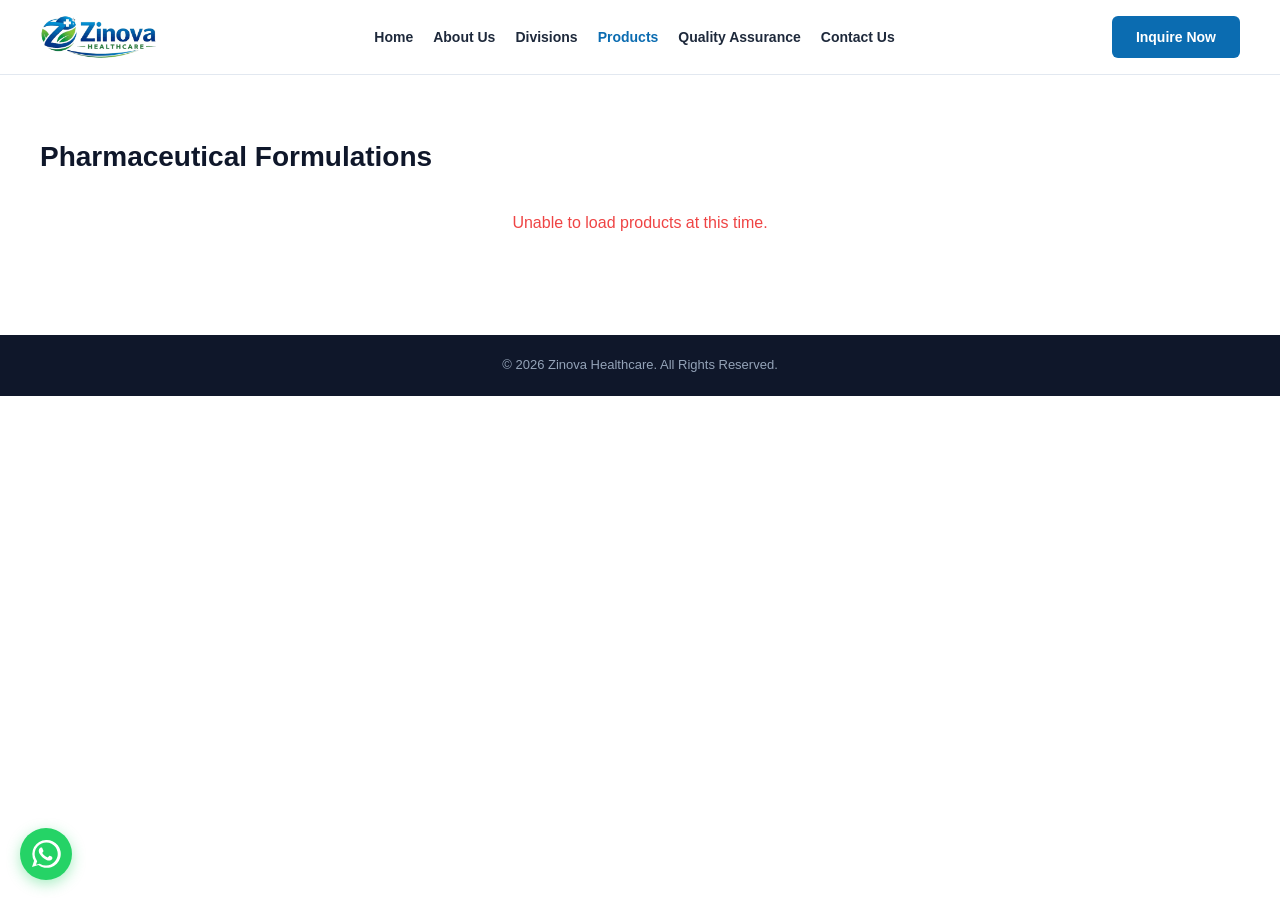
<file: products.html>
<!DOCTYPE html>
<html lang="en">
<head>
  <meta charset="UTF-8">
  <meta name="viewport" content="width=device-width, initial-scale=1.0">
  <title>Products – Zinova Healthcare</title>
  <link rel="icon" type="image/png" href="assets/zinova-mark.png">
  <link rel="stylesheet" href="assets/zinova.css">
  <style>
    /* Mobile Navigation Styles */
    .zh-header__right {
      display: flex;
      align-items: center;
      gap: 12px;
    }

    .zh-mobile-toggle {
      display: none;
      background: none;
      border: none;
      cursor: pointer;
      color: #0f172a;
      padding: 6px;
    }

    @media (max-width: 768px) {
      .zh-header__main {
        flex-wrap: wrap;
        justify-content: space-between;
        padding: 12px 20px;
      }

      .zh-mobile-toggle {
        display: block;
      }

      .zh-nav {
        width: 100%;
        order: 3;
        display: none;
        margin-top: 15px;
      }

      .zh-nav.is-open {
        display: block;
      }

      .zh-nav__list {
        flex-direction: column;
        gap: 12px;
        background: #ffffff;
        padding: 16px;
        border-radius: 8px;
        border: 1px solid #e2e8f0;
        box-shadow: 0 4px 12px rgba(0, 0, 0, 0.08);
      }
    }
  </style>
</head>
<body>

  <!-- Corporate Header -->
  <header class="zh-header">
    <div class="zh-container zh-header__main">
      <a href="index.html" class="zh-logo">
        <img src="assets/zinova-logo.png" alt="Zinova Healthcare">
      </a>
      <nav class="zh-nav">
        <ul class="zh-nav__list">
          <li><a href="index.html">Home</a></li>
          <li><a href="about.html">About Us</a></li>
          <li><a href="divisions.html">Divisions</a></li>
          <li><a href="products.html" class="active">Products</a></li>
          <li><a href="quality.html">Quality Assurance</a></li>
          <li><a href="contact.html">Contact Us</a></li>
        </ul>
      </nav>
      <div class="zh-header__right">
        <a href="contact.html" class="zh-btn zh-btn--primary">Inquire Now</a>
        <button class="zh-mobile-toggle" aria-label="Toggle Navigation" onclick="document.querySelector('.zh-nav').classList.toggle('is-open')">
          <svg width="28" height="28" viewBox="0 0 24 24" fill="none" stroke="currentColor" stroke-width="2">
            <line x1="3" y1="12" x2="21" y2="12"></line>
            <line x1="3" y1="6" x2="21" y2="6"></line>
            <line x1="3" y1="18" x2="21" y2="18"></line>
          </svg>
        </button>
      </div>
    </div>
  </header>

  <main class="zh-section">
    <div class="zh-container">
      <h1 class="zh-section-title">Pharmaceutical Formulations</h1>
      
      <!-- Container for dynamic products -->
      <div class="zh-products-grid" id="zh-products-container">
        <p style="text-align: center; color: #64748b; grid-column: 1/-1;">Loading products...</p>
      </div>
    </div>
  </main>

  <footer class="zh-footer">
    <div class="zh-container zh-footer__bottom">
      <p>&copy; 2026 Zinova Healthcare. All Rights Reserved.</p>
    </div>
  </footer>

  <!-- Floating WhatsApp Button -->
  <a href="https://wa.me/923312647163?text=Hello%20Zinova%20Healthcare,%20I%20have%20a%20query." 
     class="zh-whatsapp-float" 
     target="_blank" 
     rel="noopener noreferrer" 
     aria-label="Chat on WhatsApp">
    <svg width="32" height="32" viewBox="0 0 32 32" fill="none" xmlns="http://www.w3.org/2000/svg">
      <path d="M16 2A13.94 13.94 0 0 0 4.1 22.81L2 29l6.35-2.02A13.94 13.94 0 1 0 16 2zm0 25.5a11.51 11.51 0 0 1-5.88-1.61l-.42-.25-3.76 1.2 1.22-3.66-.27-.43A11.52 11.52 0 1 1 16 27.5zm6.31-8.62c-.35-.17-2.05-1.01-2.37-1.12s-.55-.17-.79.17-.92 1.12-1.13 1.35-.42.26-.77.09a9.7 9.7 0 0 1-2.85-1.76 10.7 10.7 0 0 1-1.97-2.45c-.2-.35-.02-.54.15-.71.16-.16.35-.42.52-.63a2.38 2.38 0 0 0 .35-.59c.09-.17.04-.32-.02-.45s-.79-1.9-1.08-2.6c-.28-.68-.57-.59-.79-.6h-.67a1.29 1.29 0 0 0-.93.43 3.91 3.91 0 0 0-1.22 2.91 6.8 6.8 0 0 0 1.42 3.61c.17.23 2.44 3.73 5.92 5.23 2.07.89 2.87.89 3.9.74a3.3 3.3 0 0 0 2.16-1.52 2.7 2.7 0 0 0 .19-1.52c-.08-.13-.26-.21-.61-.38z" fill="#FFFFFF"/>
    </svg>
  </a>

  <!-- Dynamic Product Loader Script -->
  <script>
    // Frontmatter parser for markdown files generated by Pages CMS
    function parseFrontmatter(text) {
      const result = {};
      const lines = text.split('\n');
      let inFrontmatter = false;
      for (let line of lines) {
        line = line.trim();
        if (line === '---') {
          inFrontmatter = !inFrontmatter;
          continue;
        }
        if (inFrontmatter && line.includes(':')) {
          const idx = line.indexOf(':');
          const key = line.slice(0, idx).trim();
          let val = line.slice(idx + 1).trim().replace(/^["']|["']$/g, '');
          result[key] = val;
        }
      }
      return result;
    }

    function createCardElement(product) {
      const card = document.createElement('div');
      card.className = 'zh-product-card';

      const title = product.title || 'Pharmaceutical Product';
      let imgSrc = product.image ? product.image : 'assets/zinova-mark.png';
      if (imgSrc.startsWith('/')) imgSrc = imgSrc.slice(1);

      const rawDesc = product.description ? product.description.replace(/<[^>]*>?/gm, '') : '';
      const priceDisplay = product.price ? `PKR ${product.price}` : 'Inquire for Price';

      card.innerHTML = `
        <div class="zh-product-card__img">
          <img src="${imgSrc}" alt="${title}">
        </div>
        <div class="zh-product-card__body" style="padding: 12px; text-align: left;">
          <h4 style="margin: 0 0 6px 0;">${title}</h4>
          <span class="zh-product-badge" style="font-size: 12px; color: #0b6cb1; background: #e0f2fe; padding: 2px 8px; border-radius: 4px;">Formulation</span>
          ${rawDesc ? `<p class="zh-product-desc" style="font-size: 13px; color: #64748b; margin: 8px 0;">${rawDesc}</p>` : ''}
          <div class="zh-product-card__footer" style="margin-top: 10px; display: flex; justify-content: space-between; align-items: center;">
            <span class="zh-product-price" style="font-weight: bold; color: #0f172a;">${priceDisplay}</span>
            <a href="contact.html" class="zh-product-btn" style="text-decoration: none; padding: 6px 12px; background: #0b6cb1; color: #fff; border-radius: 4px; font-size: 12px;">Inquire Now</a>
          </div>
        </div>
      `;
      return card;
    }

    async function fetchCMSProducts() {
      const grid = document.getElementById('zh-products-container');
      const loadedProducts = [];

      try {
        // Method 1: Fetch individual files inside content/products directory
        const response = await fetch('https://api.github.com/repos/zinovahealthcare-lang/zinova-web/contents/content/products');
        
        if (response.ok) {
          const files = await response.json();
          if (Array.isArray(files)) {
            for (const file of files) {
              const fileRes = await fetch(file.download_url);
              if (!fileRes.ok) continue;

              if (file.name.endsWith('.json')) {
                const data = await fileRes.json();
                loadedProducts.push(data);
              } else if (file.name.endsWith('.md')) {
                const text = await fileRes.text();
                const data = parseFrontmatter(text);
                if (data.title) loadedProducts.push(data);
              }
            }
          }
        }

        // Method 2: Fallback to reading content/products.json if folder was empty
        if (loadedProducts.length === 0) {
          const legacyRes = await fetch('content/products.json');
          if (legacyRes.ok) {
            const legacyData = await legacyRes.json();
            if (Array.isArray(legacyData)) loadedProducts.push(...legacyData);
          }
        }

        // Clear loading state & render items
        grid.innerHTML = '';
        if (loadedProducts.length === 0) {
          grid.innerHTML = '<p style="text-align: center; color: #64748b; grid-column: 1/-1;">No products found.</p>';
          return;
        }

        loadedProducts.forEach(product => {
          grid.appendChild(createCardElement(product));
        });

      } catch (err) {
        console.error('Error rendering dynamic products:', err);
        grid.innerHTML = '<p style="text-align: center; color: #ef4444; grid-column: 1/-1;">Unable to load products at this time.</p>';
      }
    }

    document.addEventListener('DOMContentLoaded', fetchCMSProducts);
  </script>
</body>
</html>
</file>
<file: assets/zinova.css>
:root {
  --primary-blue: #0b6cb1;
  --dark-blue: #084c7d;
  --teal-green: #00a887;
  --text-dark: #1e293b;
  --text-muted: #64748b;
  --bg-light: #f8fafc;
  --border-color: #e2e8f0;
}

* { box-sizing: border-box; margin: 0; padding: 0; }
body { font-family: -apple-system, BlinkMacSystemFont, "Segoe UI", Roboto, Helvetica, Arial, sans-serif; color: var(--text-dark); background: #ffffff; line-height: 1.6; }

.zh-container { max-width: 1240px; margin: 0 auto; padding: 0 20px; }
.zh-text-center { text-align: center; }

/* Topbar */
.zh-topbar { background: var(--dark-blue); color: #fff; font-size: 13px; padding: 8px 0; }
.zh-topbar__flex { display: flex; justify-content: space-between; align-items: center; }
.zh-topbar__contact span { margin-left: 15px; }

/* Header & Nav */
.zh-header { background: #fff; border-bottom: 1px solid var(--border-color); position: sticky; top: 0; z-index: 1000; }
.zh-header__main { display: flex; align-items: center; justify-content: space-between; padding: 15px 20px; position: relative; }
.zh-logo { display: flex; align-items: center; gap: 10px; text-decoration: none; }
.zh-logo img { height: 44px; width: auto; object-fit: contain; }
.zh-logo__tagline { display: block; font-size: 11px; color: var(--primary-blue); font-weight: 600; }

.zh-nav__list { display: flex; list-style: none; gap: 20px; }
.zh-nav__list a { text-decoration: none; color: var(--text-dark); font-weight: 600; font-size: 14px; transition: color 0.2s; }
.zh-nav__list a:hover, .zh-nav__list a.active { color: var(--primary-blue); }

/* Mobile Hamburger Toggle */
.zh-nav-toggle,
.zh-mobile-toggle {
  display: none;
  background: transparent;
  border: none;
  cursor: pointer;
  padding: 6px;
  flex-direction: column;
  justify-content: center;
  gap: 5px;
  z-index: 1001;
}

.zh-hamburger-bar {
  display: block;
  width: 25px;
  height: 3px;
  background-color: var(--primary-blue);
  border-radius: 3px;
  transition: all 0.3s ease-in-out;
}

/* Hamburger Active State Animation */
.zh-nav-toggle.active .zh-hamburger-bar:nth-child(1),
.zh-nav-toggle.is-open .zh-hamburger-bar:nth-child(1) {
  transform: translateY(8px) rotate(45deg);
}
.zh-nav-toggle.active .zh-hamburger-bar:nth-child(2),
.zh-nav-toggle.is-open .zh-hamburger-bar:nth-child(2) {
  opacity: 0;
}
.zh-nav-toggle.active .zh-hamburger-bar:nth-child(3),
.zh-nav-toggle.is-open .zh-hamburger-bar:nth-child(3) {
  transform: translateY(-8px) rotate(-45deg);
}

/* Buttons */
.zh-btn { display: inline-flex; align-items: center; justify-content: center; padding: 10px 24px; border-radius: 6px; font-weight: 600; font-size: 14px; text-decoration: none; cursor: pointer; border: none; transition: all 0.2s ease; }
.zh-btn--primary { background: var(--primary-blue); color: #fff !important; }
.zh-btn--primary:hover { background: var(--dark-blue); }
.zh-btn--outline { border: 1.5px solid var(--primary-blue); color: var(--primary-blue); background: transparent; }
.zh-btn--outline:hover { background: #f0f9ff; }
.zh-btn--full { width: 100%; padding: 14px; font-size: 15px; text-align: center; }

/* Hero Section */
.zh-hero-corporate { padding: 50px 0; background: linear-gradient(135deg, #f0f7ff 0%, #ffffff 100%); }
.zh-hero-corporate__grid { display: grid; grid-template-columns: 1fr 1fr; align-items: center; gap: 40px; }
.zh-badge { background: #e0f2fe; color: var(--primary-blue); padding: 4px 12px; border-radius: 20px; font-size: 12px; font-weight: 700; text-transform: uppercase; }
.zh-hero-corporate h1 { font-size: 36px; color: #0f172a; margin: 15px 0; line-height: 1.25; }
.zh-hero-corporate h1 .highlight { color: var(--teal-green); }
.zh-hero-corporate p { font-size: 16px; color: var(--text-muted); margin-bottom: 25px; }
.zh-hero-corporate__buttons { display: flex; gap: 12px; margin-bottom: 20px; }
.zh-hero-corporate__image img { width: 100%; max-height: 420px; border-radius: 12px; box-shadow: 0 10px 25px rgba(0,0,0,0.1); object-fit: cover; }

/* Hero Features Row */
.zh-hero-features { display: flex; flex-wrap: wrap; gap: 20px; margin-top: 35px; padding-top: 25px; border-top: 1px solid var(--border-color); }
.zh-hero-feature-item { display: flex; align-items: center; gap: 10px; font-size: 12px; }
.zh-hero-feature-item strong { display: block; color: var(--text-dark); line-height: 1.2; }
.zh-hero-feature-item span { color: var(--text-muted); }

/* Sections */
.zh-section { padding: 60px 0; }
.zh-section--gray { background: var(--bg-light); }
.zh-section--blue { background: var(--primary-blue); color: #fff; }
.zh-section--blue h1, .zh-section--blue h2 { color: #fff; margin-bottom: 10px; }
.zh-section-title { font-size: 28px; font-weight: 700; margin-bottom: 30px; color: #0f172a; }

/* About Overview (Who We Are / What We Do) */
.zh-about-overview { background-color: #ffffff; padding: 60px 0; }
.zh-about-overview__grid { display: grid; grid-template-columns: 1fr 1.2fr; gap: 50px; align-items: center; }
.zh-about-overview__content { display: flex; flex-direction: column; gap: 30px; }
.zh-about-block h2 { font-size: 28px; font-weight: 700; color: var(--text-dark); margin-bottom: 12px; letter-spacing: -0.5px; }
.zh-about-block p { font-size: 15px; line-height: 1.7; color: var(--text-muted); margin: 0; }

/* CEO Header & Card */
.zh-ceo-kicker {
  display: inline-block;
  font-size: 12px;
  font-weight: 800;
  letter-spacing: 1.2px;
  text-transform: uppercase;
  color: var(--primary-blue);
  background-color: #e0f2fe;
  padding: 6px 14px;
  border-radius: 20px;
  align-self: flex-start;
}

.zh-executive-card {
  width: 100%;
  max-width: 340px;
  margin: 0 auto;
  background: #ffffff;
  border: 1px solid var(--border-color);
  border-top: 4px solid var(--primary-blue);
  border-radius: 16px;
  overflow: hidden;
  box-shadow: 0 12px 30px rgba(0, 0, 0, 0.08);
  position: relative;
  transition: transform 0.3s ease, box-shadow 0.3s ease;
}

.zh-executive-card:hover {
  transform: translateY(-4px);
  box-shadow: 0 18px 36px rgba(11, 108, 177, 0.12);
}

.zh-executive-card__badge {
  position: absolute;
  top: 12px;
  right: 12px;
  background: rgba(8, 76, 125, 0.88);
  color: #ffffff;
  font-size: 10px;
  font-weight: 700;
  text-transform: uppercase;
  letter-spacing: 0.8px;
  padding: 4px 10px;
  border-radius: 12px;
  backdrop-filter: blur(4px);
  z-index: 2;
}

.zh-executive-card__image {
  width: 100%;
  height: 300px;
  background-color: #f1f5f9;
  overflow: hidden;
}

.zh-executive-card__image img {
  width: 100%;
  height: 100%;
  object-fit: cover;
  object-position: top center;
  transition: transform 0.4s ease;
}

.zh-executive-card:hover .zh-executive-card__image img {
  transform: scale(1.03);
}

.zh-executive-card__footer {
  padding: 16px 20px;
  text-align: center;
  background: #ffffff;
  border-top: 1px solid #f1f5f9;
}

.zh-executive-name {
  font-size: 1.2rem;
  font-weight: 700;
  color: #0f172a;
  margin: 0 0 2px 0;
}

.zh-executive-title {
  font-size: 0.85rem;
  font-weight: 600;
  color: var(--teal-green);
  margin: 0;
}

/* Features Bar */
.zh-features-bar { display: grid; grid-template-columns: repeat(auto-fit, minmax(130px, 1fr)); gap: 16px; text-align: center; }
.zh-feature-box { background: #ffffff; padding: 18px 12px; border-radius: 8px; border: 1px solid var(--border-color); display: flex; flex-direction: column; align-items: center; justify-content: center; gap: 8px; }
.zh-feature-box p { font-size: 12px; font-weight: 600; color: var(--text-dark); line-height: 1.3; }

/* Products Grid */
.zh-products-grid { display: grid; grid-template-columns: repeat(auto-fill, minmax(260px, 1fr)); gap: 24px; margin-top: 28px; }
.zh-product-card { background: #ffffff; border: 1px solid var(--border-color); border-radius: 14px; overflow: hidden; display: flex; flex-direction: column; transition: all 0.3s cubic-bezier(0.4, 0, 0.2, 1); box-shadow: 0 4px 12px rgba(0, 0, 0, 0.03); }
.zh-product-card:hover { transform: translateY(-6px); box-shadow: 0 16px 32px rgba(0, 0, 0, 0.08); border-color: #cbd5e1; }
.zh-product-card__img { width: 100%; height: 180px; background: #f8fafc; display: flex; align-items: center; justify-content: center; padding: 16px; border-bottom: 1px solid #f1f5f9; }
.zh-product-card__img img { max-width: 100%; max-height: 100%; object-fit: contain; }
.zh-product-card__body { padding: 18px; display: flex; flex-direction: column; flex-grow: 1; }
.zh-product-card__body h4 { font-size: 1.1rem; font-weight: 700; color: #0f172a; margin: 0 0 8px 0; }
.zh-product-badge { display: inline-block; align-self: flex-start; padding: 4px 10px; border-radius: 20px; font-size: 0.75rem; font-weight: 600; background: #e0f2fe; color: #0369a1; margin-bottom: 12px; }
.zh-product-desc { font-size: 0.85rem; color: var(--text-muted); line-height: 1.5; margin-bottom: 16px; }
.zh-product-card__footer { margin-top: auto; padding-top: 12px; display: flex; align-items: center; justify-content: space-between; border-top: 1px dashed var(--border-color); }
.zh-product-price { font-size: 1rem; font-weight: 700; color: #166534; }
.zh-product-btn { display: inline-flex; align-items: center; justify-content: center; padding: 8px 14px; font-size: 0.82rem; font-weight: 600; border-radius: 8px; background: #0284c7; color: #ffffff !important; text-decoration: none; }

/* Contact & Forms */
.zh-contact-section { background-color: #f9fafb; padding: 50px 0; }
.zh-contact-grid { display: grid; grid-template-columns: 1fr 1fr; gap: 40px; }
.zh-contact-info h2, .zh-contact-form-wrapper h2 { font-size: 24px; font-weight: 700; color: var(--text-dark); margin-bottom: 20px; }
.zh-info-list { list-style: none; padding: 0; margin: 0 0 20px 0; display: flex; flex-direction: column; gap: 14px; }
.zh-info-list li { display: flex; align-items: center; gap: 10px; font-size: 14px; color: #a21c4b; }
.zh-info-list a { color: #a21c4b; text-decoration: none; font-weight: 500; }
.zh-contact-form-wrapper { background: #ffffff; padding: 24px; border-radius: 8px; border: 1px solid var(--border-color); }
.zh-form-group { margin-bottom: 16px; display: flex; flex-direction: column; }
.zh-form-group label { font-size: 13px; font-weight: 600; color: #374151; margin-bottom: 6px; }
.zh-form-group input, .zh-contact-form textarea { width: 100%; padding: 10px 12px; background-color: #f9fafb; border: 1px solid var(--border-color); border-radius: 6px; font-size: 14px; outline: none; }

/* Floating WhatsApp Button */
.zh-whatsapp-float { position: fixed; bottom: 20px; left: 20px; width: 52px; height: 52px; background-color: #25D366; border-radius: 50%; display: flex; align-items: center; justify-content: center; box-shadow: 0 4px 14px rgba(37, 211, 102, 0.4); z-index: 9999; }

/* Footer */
.zh-footer { background: #0f172a; color: #94a3b8; padding: 20px 0; text-align: center; font-size: 13px; margin-top: 40px; }

/* ==========================================================================
   Mobile & Tablet Responsive Media Queries
   ========================================================================== */
@media (max-width: 768px) {
  /* Topbar Mobile Layout */
  .zh-topbar { padding: 6px 0; font-size: 11px; }
  .zh-topbar__flex { flex-direction: column; gap: 4px; text-align: center; }
  .zh-topbar__contact { display: flex; flex-wrap: wrap; justify-content: center; gap: 10px; }
  .zh-topbar__contact span { margin-left: 0; }

  /* Header & Navigation Toggle */
  .zh-header__main { padding: 12px 16px; position: relative; }
  .zh-header-btn { display: none; }

  .zh-nav-toggle,
  .zh-mobile-toggle { 
    display: flex; 
  }

  .zh-nav {
    position: absolute;
    top: 100%;
    left: 0;
    width: 100%;
    background: #ffffff;
    max-height: 0;
    overflow: hidden;
    border-bottom: 0px solid transparent;
    box-shadow: none;
    transition: max-height 0.35s cubic-bezier(0.4, 0, 0.2, 1), border-bottom 0.2s ease, box-shadow 0.2s ease;
    z-index: 1000;
  }

  .zh-nav.active,
  .zh-nav.is-open {
    display: block;
    max-height: 500px;
    border-bottom: 3px solid var(--primary-blue);
    box-shadow: 0 12px 24px rgba(0, 0, 0, 0.12);
  }

  .zh-nav__list {
    flex-direction: column;
    gap: 0;
    padding: 8px 0;
  }

  .zh-nav__list li {
    width: 100%;
  }

  .zh-nav__list a {
    display: block;
    padding: 12px 24px;
    font-size: 15px;
    border-bottom: 1px solid #f1f5f9;
  }

  .zh-nav__list a:hover,
  .zh-nav__list a.active {
    background-color: #f0f7ff;
  }

  /* Grid Responsive Stacking */
  .zh-hero-corporate__grid { grid-template-columns: 1fr; gap: 24px; }
  .zh-hero-corporate h1 { font-size: 28px; }
  .zh-about-overview__grid { grid-template-columns: 1fr; gap: 30px; }
  .zh-contact-grid { grid-template-columns: 1fr; gap: 24px; }
  .zh-about-block h2 { font-size: 24px; }
  .zh-features-bar { grid-template-columns: repeat(2, 1fr); }
}
</file>
